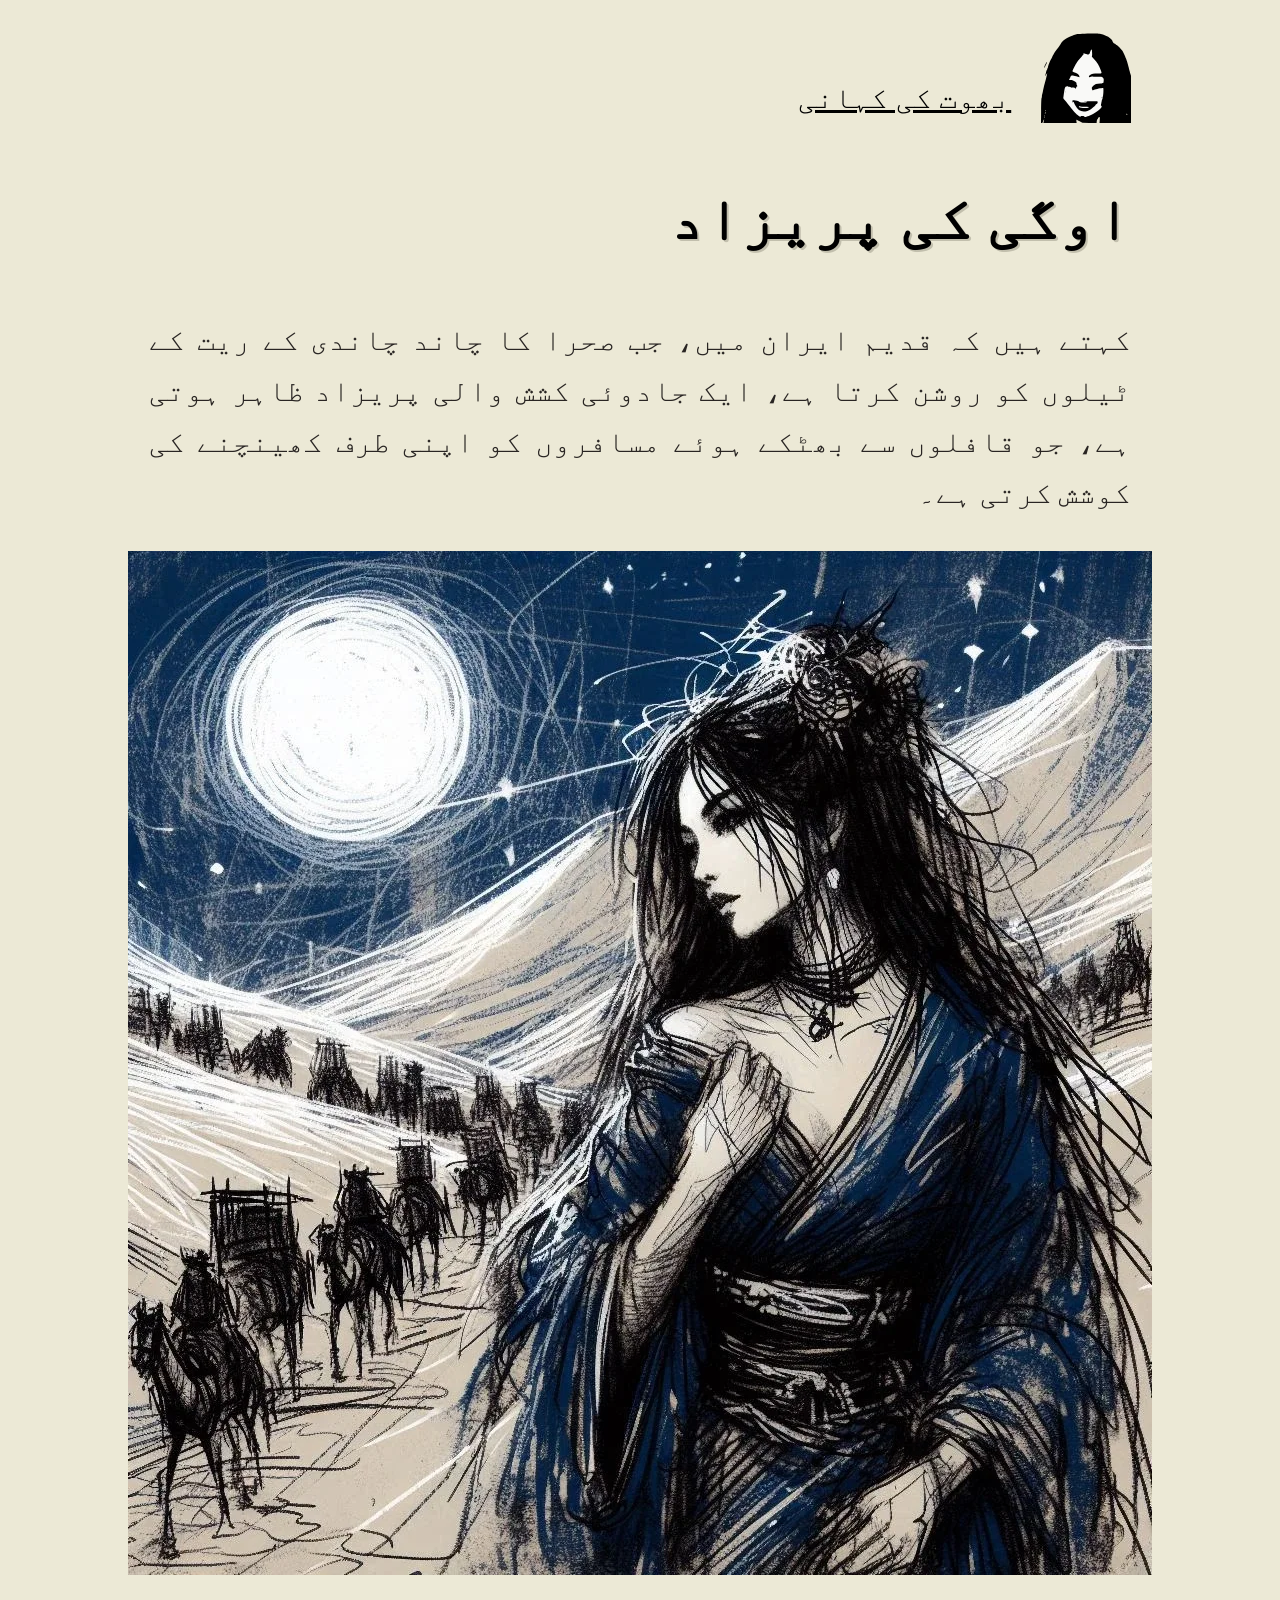
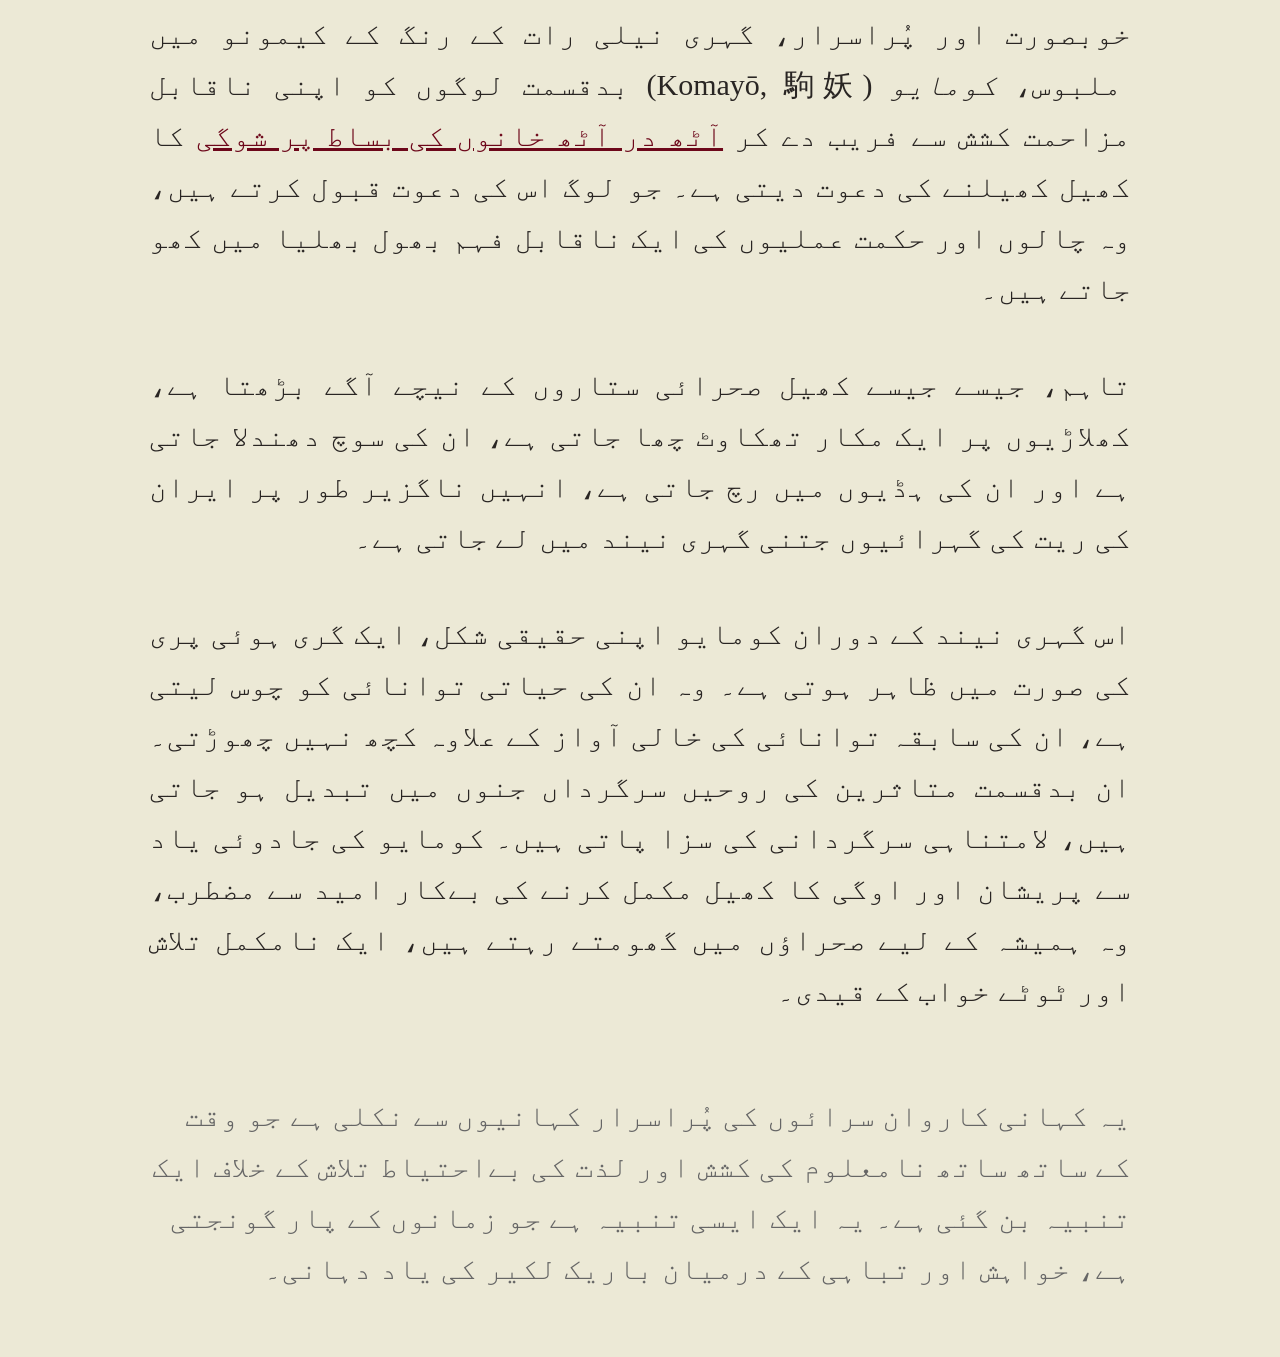
<file: index.html>
<!doctype html>
<html lang="ur" dir="rtl">
  <head>
    <title>اوگی کی پریزاد کی کہانی</title>

    <meta charset="UTF-8">

    <meta http-equiv="Content-Security-Policy" content="default-src 'self'; style-src 'self' 'unsafe-inline'">

    <meta name="viewport" content="width=device-width,initial-scale=1">
    <meta name="description" content="ایک جاپانی کیڈن کہتا ہے کہ کومایو نامی ایک یوکائی اوگی کھلاڑیوں کو راتوں رات کے کھیل میں لبھاتی ہے، اور پھر انہیں یوری میں تبدیل کر دیتی ہے۔ — Cyril Veltin">
    <meta name="robots" content="index,follow">
    <meta name="author" content="Cyril Veltin">

    <!-- License metadata -->
    <meta name="dcterms.rights" content="CC BY-SA 4.0">
    <meta name="dcterms.rightsHolder" content="Cyril Veltin">
    <link rel="license" href="https://creativecommons.org/licenses/by-sa/4.0/">

    <meta property="og:site_name" content="کومایو">
    <meta property="og:locale" content="ur_PK">
    <meta property="og:title" content="اوگی کی پریزاد کی کہانی">
    <meta property="og:description" content="ایک جاپانی کیڈن کہتا ہے کہ کومایو نامی ایک یوکائی اوگی کھلاڑیوں کو راتوں رات کے کھیل میں لبھاتی ہے، اور پھر انہیں یوری میں تبدیل کر دیتی ہے۔ — Cyril Veltin">
    <meta property="og:type" content="article">
    <meta property="og:url" content="https://ur.komayo.page/">
    <meta property="og:image" content="https://ur.komayo.page/img/mysterious-kimono-woman-desert-caravan-persian-moonlight-illustration,w_1024.webp">
    <meta property="og:image:width" content="1024">
    <meta property="og:image:height" content="1024">
    <meta property="og:image:alt" content="پراسرار کیمونو پہنے ہوئی خاتون صحرا میں ایرانی قافلے کے ساتھ چاندنی رات میں - تصویری عکاسی">
    <meta property="article:author" content="Cyril Veltin">
    <meta property="article:published_time" content="2023-06-26">
    <meta property="article:modified_time" content="2026-07-13">

    <meta name="twitter:card" content="summary_large_image">
    <meta name="twitter:title" content="اوگی کی پریزاد کی کہانی">
    <meta name="twitter:description" content="ایک جاپانی کیڈن کہتا ہے کہ کومایو نامی ایک یوکائی اوگی کھلاڑیوں کو راتوں رات کے کھیل میں لبھاتی ہے، اور پھر انہیں یوری میں تبدیل کر دیتی ہے۔ — Cyril Veltin">
    <meta name="twitter:image" content="https://ur.komayo.page/img/mysterious-kimono-woman-desert-caravan-persian-moonlight-illustration,w_1024.webp">

    <link rel="alternate" hreflang="x-default" href="https://komayo.page/">
    <link rel="alternate" hreflang="bn" href="https://bn.komayo.page/">
    <link rel="alternate" hreflang="en" href="https://en.komayo.page/">
    <link rel="alternate" hreflang="fa" href="https://fa.komayo.page/">
    <link rel="alternate" hreflang="fr" href="https://fr.komayo.page/">
    <link rel="alternate" hreflang="gu" href="https://gu.komayo.page/">
    <link rel="alternate" hreflang="hi" href="https://hi.komayo.page/">
    <link rel="alternate" hreflang="id" href="https://id.komayo.page/">
    <link rel="alternate" hreflang="ja" href="https://ja.komayo.page/">
    <link rel="alternate" hreflang="jv" href="https://jv.komayo.page/">
    <link rel="alternate" hreflang="kn" href="https://kn.komayo.page/">
    <link rel="alternate" hreflang="ko" href="https://ko.komayo.page/">
    <link rel="alternate" hreflang="lo" href="https://lo.komayo.page/">
    <link rel="alternate" hreflang="ml" href="https://ml.komayo.page/">
    <link rel="alternate" hreflang="mr" href="https://mr.komayo.page/">
    <link rel="alternate" hreflang="my" href="https://my.komayo.page/">
    <link rel="alternate" hreflang="or" href="https://or.komayo.page/">
    <link rel="alternate" hreflang="pa" href="https://pa.komayo.page/">
    <link rel="alternate" hreflang="ta" href="https://ta.komayo.page/">
    <link rel="alternate" hreflang="te" href="https://te.komayo.page/">
    <link rel="alternate" hreflang="th" href="https://th.komayo.page/">
    <link rel="alternate" hreflang="ur" href="https://ur.komayo.page/">
    <link rel="alternate" hreflang="vi" href="https://vi.komayo.page/">
    <link rel="alternate" hreflang="zh" href="https://zh.komayo.page/">

    <link rel="canonical" href="https://ur.komayo.page/">

    <link rel="icon" type="image/png" href="/favicon/favicon-96x96.png" sizes="96x96">
    <link rel="icon" type="image/svg+xml" href="/favicon/favicon.svg">
    <link rel="shortcut icon" href="/favicon.ico">
    <link rel="apple-touch-icon" sizes="180x180" href="/favicon/apple-touch-icon.png">
    <meta name="apple-mobile-web-app-title" content="کومایو">
    <link rel="manifest" href="/site.webmanifest">

    <link href="/all.css" rel="stylesheet">

    <script type="application/ld+json">
      {
        "@context": "https://schema.org",
        "@type": "ShortStory",
        "@id": "https://ur.komayo.page/",
        "url": "https://ur.komayo.page/",
        "@language": "ur",
        "hasPart": [
          {
            "@type": "Game",
            "headline": "شہزادی کا کھیل",
            "name": "کھیل",
            "@id": "https://cyrilvelt.in/games/ogi/#game",
            "url": "https://cyrilvelt.in/games/ogi/"
          }
        ],
        "keywords": [
          "کومایو",
          "یوکائی",
          "یوری",
          "اوگی",
          "کیڈن",
          "جاپانی فولکلور",
          "بھوت کہانی",
          "روایتی کھیل",
          "کیمونو",
          "ماورائی کشش"
        ],
        "timeRequired": "PT4M",
        "author": {
          "@type": "Person",
          "name": "Cyril Veltin"
        },
        "copyrightHolder": {
          "@type": "Person",
          "name": "Cyril Veltin"
        },
        "copyrightYear": "2023",
        "dateModified": "2026-07-13",
        "datePublished": "2023-06-26",
        "description": "ایک جاپانی کیڈن کہتا ہے کہ کومایو نامی ایک یوکائی اوگی کھلاڑیوں کو راتوں رات کے کھیل میں لبھاتی ہے، اور پھر انہیں یوری میں تبدیل کر دیتی ہے۔ — Cyril Veltin",
        "image": {
          "@type": "ImageObject",
          "url": "https://ur.komayo.page/img/mysterious-kimono-woman-desert-caravan-persian-moonlight-illustration,w_1024.webp",
          "width": "1024",
          "height": "1024",
          "caption": "پراسرار کیمونو پہنے ہوئی خاتون صحرا میں ایرانی قافلے کے ساتھ چاندنی رات میں - تصویری عکاسی"
        },
        "genre": [
          "کیڈن",
          "جاپانی فولکلور",
          "خیالی افسانہ"
        ],
        "inLanguage": "ur",
        "headline": "اوگی کی پریزاد",
        "name": "بھوت کی کہانی",
        "publisher": {
          "@type": "Person",
          "name": "Cyril Veltin"
        },
        "abstract": "اوگی کھلاڑیوں کو راتوں رات کے کھیل میں لبھانے والی ایک یوکائی کی جاپانی بھوت کہانی۔",
        "accessMode": ["textual", "visual"],
        "accessModeSufficient": ["textual"],
        "character": {"@type": "Thing", "@id": "https://komayo.page/#komayo", "name": "کومایو", "alternateName": ["Komayō", "駒妖"]},
        "contentLocation": "کنسائی، جاپان",
        "isAccessibleForFree": true,
        "isFamilyFriendly": true,
        "license": "https://creativecommons.org/licenses/by-sa/4.0/",
        "sdDatePublished": "2023-06-26",
        "teaches": "نامعلوم کے سامنے احتیاط اور کشش کے خطرات",
        "temporal": "معاصر دور",
        "text": "کہتے ہیں کہ جاپان میں، کنسائی کے علاقے میں، جب پورا چاند آسمان میں بلند ہوتا ہے، ایک جادوئی کشش والی مخلوق ظاہر ہوتی ہے...",
        "typicalAgeRange": "16+",
        "about": "روایتی کھیلوں سے وابستہ جاپانی فولکلور کی مخلوق",
        "accessibilityFeature": ["alternativeText", "readingOrder", "structuralNavigation"],
        "accessibilitySummary": "تصاویر کی وضاحت اور منظم نیویگیشن کے ساتھ قابل رسائی متن",
        "accountablePerson": {
          "@type": "Person",
          "name": "Cyril Veltin"
        },
        "alternativeHeadline": "اوگی کھیلنے والی کی افسانہ",
        "audience": {
          "@type": "Audience",
          "audienceType": "جاپانی فولکلور کے شائقین"
        },
        "educationalLevel": "تمام عمر کے لوگوں کے لیے",
        "educationalUse": "تفریح اور ثقافت",
        "fileFormat": "text/html",
        "interactivityType": "expositive",
        "learningResourceType": "بیانیہ",
        "pattern": "روایتی جاپانی بھوت کہانی",
        "spatialCoverage": {
          "@type": "Place",
          "name": "کنسائی کا علاقہ، جاپان"
        },
        "thumbnailUrl": "https://ur.komayo.page/img/mysterious-kimono-woman-desert-caravan-persian-moonlight-illustration,w_200.webp",
        "version": "1.0"
      }
    </script>
  </head>

  <body>
    <header>
      <a href="https://komayo.page/"><img src="/favicon/favicon.svg" alt="کومایو" width="512" height="512"></a>

      <nav aria-label="breadcrumb">
        <ol itemscope itemtype="https://schema.org/BreadcrumbList">
          <li itemprop="itemListElement" itemscope itemtype="https://schema.org/ListItem">
            <a itemscope itemtype="https://schema.org/ShortStory" itemprop="item" itemid="https://ur.komayo.page/" href="/">بھوت کی کہانی<meta itemprop="name" content="بھوت کی کہانی"></a>
            <meta itemprop="position" content="1">
          </li>
        </ol>
      </nav>
    </header>

    <main>
      <article itemscope itemtype="https://schema.org/ShortStory">
        <h1 itemprop="headline">اوگی کی پریزاد</h1>

        <p itemprop="description">
          کہتے ہیں کہ قدیم ایران میں، جب صحرا کا چاند چاندی کے ریت کے ٹیلوں کو روشن کرتا ہے، ایک جادوئی کشش والی پریزاد ظاہر ہوتی ہے، جو قافلوں سے بھٹکے ہوئے مسافروں کو اپنی طرف کھینچنے کی کوشش کرتی ہے۔
        </p>

        <picture>
          <img
            itemprop="image"
            width="1024"
            height="1024"
            sizes="(max-width: 1024px) 100vw, 1024px"
            srcset="
              img/mysterious-kimono-woman-desert-caravan-persian-moonlight-illustration,w_200.webp 200w,
              img/mysterious-kimono-woman-desert-caravan-persian-moonlight-illustration,w_328.webp 328w,
              img/mysterious-kimono-woman-desert-caravan-persian-moonlight-illustration,w_428.webp 428w,
              img/mysterious-kimono-woman-desert-caravan-persian-moonlight-illustration,w_510.webp 510w,
              img/mysterious-kimono-woman-desert-caravan-persian-moonlight-illustration,w_550.webp 550w,
              img/mysterious-kimono-woman-desert-caravan-persian-moonlight-illustration,w_610.webp 610w,
              img/mysterious-kimono-woman-desert-caravan-persian-moonlight-illustration,w_668.webp 668w,
              img/mysterious-kimono-woman-desert-caravan-persian-moonlight-illustration,w_717.webp 717w,
              img/mysterious-kimono-woman-desert-caravan-persian-moonlight-illustration,w_774.webp 774w,
              img/mysterious-kimono-woman-desert-caravan-persian-moonlight-illustration,w_827.webp 827w,
              img/mysterious-kimono-woman-desert-caravan-persian-moonlight-illustration,w_872.webp 872w,
              img/mysterious-kimono-woman-desert-caravan-persian-moonlight-illustration,w_867.webp 867w,
              img/mysterious-kimono-woman-desert-caravan-persian-moonlight-illustration,w_964.webp 964w,
              img/mysterious-kimono-woman-desert-caravan-persian-moonlight-illustration,w_1014.webp 1014w,
              img/mysterious-kimono-woman-desert-caravan-persian-moonlight-illustration,w_984.webp 984w,
              img/mysterious-kimono-woman-desert-caravan-persian-moonlight-illustration,w_1024.webp 1024w"
            src="img/mysterious-kimono-woman-desert-caravan-persian-moonlight-illustration,w_1024.webp"
            alt="پراسرار کیمونو پہنے ہوئی خاتون صحرا میں ایرانی قافلے کے ساتھ چاندنی رات میں - تصویری عکاسی"
          >
        </picture>

        <p>
          خوبصورت اور پُراسرار، گہری نیلی رات کے رنگ کے کیمونو میں ملبوس، <cite itemprop="character">کومایو</cite> <bdi>(Komayō, 駒妖)</bdi> بدقسمت لوگوں کو اپنی ناقابل مزاحمت کشش سے فریب دے کر
          <a href="https://cyrilvelt.in/games/ogi/" hreflang="en" itemprop="mentions" itemscope itemtype="https://schema.org/Game" rel="external">آٹھ در آٹھ خانوں کی بساط پر شوگی<meta itemprop="name" content="اوگی"></a>
          کا کھیل کھیلنے کی دعوت دیتی ہے۔ جو لوگ اس کی دعوت قبول کرتے ہیں، وہ چالوں اور حکمت عملیوں کی ایک ناقابل فہم بھول بھلیا میں کھو جاتے ہیں۔
        </p>

        <p>
          تاہم، جیسے جیسے کھیل صحرائی ستاروں کے نیچے آگے بڑھتا ہے، کھلاڑیوں پر ایک مکار تھکاوٹ چھا جاتی ہے، ان کی سوچ دھندلا جاتی ہے اور ان کی ہڈیوں میں رچ جاتی ہے، انہیں ناگزیر طور پر ایران کی ریت کی گہرائیوں جتنی گہری نیند میں لے جاتی ہے۔
        </p>

        <p>
          اس گہری نیند کے دوران کومایو اپنی حقیقی شکل، ایک گری ہوئی پری کی صورت میں ظاہر ہوتی ہے۔ وہ ان کی حیاتی توانائی کو چوس لیتی ہے، ان کی سابقہ توانائی کی خالی آواز کے علاوہ کچھ نہیں چھوڑتی۔ ان بدقسمت متاثرین کی روحیں سرگرداں جنوں میں تبدیل ہو جاتی ہیں، لامتناہی سرگردانی کی سزا پاتی ہیں۔ کومایو کی جادوئی یاد سے پریشان اور اوگی کا کھیل مکمل کرنے کی بےکار امید سے مضطرب، وہ ہمیشہ کے لیے صحراؤں میں گھومتے رہتے ہیں، ایک نامکمل تلاش اور ٹوٹے خواب کے قیدی۔
        </p>
      </article>
    </main>

    <footer>
      <p>
        یہ کہانی کاروان سرائوں کی پُراسرار کہانیوں سے نکلی ہے جو وقت کے ساتھ ساتھ نامعلوم کی کشش اور لذت کی بےاحتیاط تلاش کے خلاف ایک تنبیہ بن گئی ہے۔ یہ ایک ایسی تنبیہ ہے جو زمانوں کے پار گونجتی ہے، خواہش اور تباہی کے درمیان باریک لکیر کی یاد دہانی۔
      </p>
    </footer>
  </body>
</html>
</file>
<file: all.css>
@charset "UTF-8";

@media (orientation: landscape) {
  html {
    --content-size: 100vh;
  }
}

@media (orientation: portrait) {
  html {
    --content-size: 100vw;
  }
}

html {
  --color-background: #ece9d6;
  --color-text: #292523;
  --color-title: #000;
  --color-link: #6d071a;
  --color-text-cite: #57083d;
  --color-text-subtle: #666;
  --color-shadow: #c2bfad;

  --font-family-body: "Baskerville",
                      "Libre Baskerville",
                      "Baskerville Old Face",
                      "New Baskerville",
                      "Century Schoolbook",
                      ui-serif,
                      serif;

  --font-family-title: "Didot",
                      "Didot LT Std",
                      "Bodoni MT",
                      "Bodoni 72",
                      "Modern No. 20",
                      "GFS Didot",
                      serif;

  --font-family-quote: "Palatino",
                      "Palatino Linotype",
                      "Book Antiqua",
                      "Iowan Old Style",
                      "Optima",
                      serif;

  --font-family-dialogue: "Scala Sans Pro",
                        "Gill Sans",
                        "Gill Sans MT",
                        "Avenir",
                        "Futura",
                        sans-serif;

  --font-size-1: calc(var(--content-size)/15);
  --font-size-2: calc(var(--content-size)/20);
  --font-size-3: calc(var(--content-size)/25);
  --font-size-4: calc(var(--content-size)/30);

  --side-padding: calc(1vw + 8px);

  margin: 0;
  padding: 0;

  font-size: var(--font-size-4);
}

h1 {
  font-size: var(--font-size-1);
}

h2 {
  font-size: var(--font-size-2);
}

h3 {
  font-size: var(--font-size-3);
}

body {
  background-color: var(--color-background);
  color: var(--color-text);
  font-family: var(--font-family-body);
  line-height: 1.7;
  max-width: 1024px;
  margin: 0 auto;
  padding: var(--side-padding) 0;
  overflow-x: hidden;
}

small,
aside,
[aria-label="breadcrumb"],
footer {
  color: var(--color-text-subtle);
}

blockquote,
html > *,
body > main,
body > main > * {
  display: flex;
  flex-flow: column;
  row-gap: var(--side-padding);
}

html[dir="ltr"] blockquote > * {
  margin: 0 0 0 var(--side-padding);
  padding: 0 0 0 var(--side-padding);
  border-left: thin solid var(--color-shadow);
}

html[dir="rtl"] blockquote > * {
  margin: 0 var(--side-padding) 0 0;
  padding: 0 var(--side-padding) 0 0;
  border-right: thin solid var(--color-shadow);
}

html[dir="rtl"] header img {
  transform: scaleX(-1);
}

body > header {
  /* Enable flexbox layout */
  display: flex;

  /* Handle RTL/LTR automatically based on dir attribute */
  flex-direction: row;

  /* Align items vertically */
  align-items: flex-end;

  /* Allow items to wrap if needed */
  flex-wrap: nowrap;

  margin: 0;
  padding: 0;
}

body > header a {
  color: var(--color-title);
}

/* Make the image square while maintaining aspect ratio */
body > header img {
  /* Ensure image maintains aspect ratio */
  object-fit: contain;

  /* Prevent image from shrinking */
  flex-shrink: 0;

  display: block;
  height: 3em;
  width: auto;
}

/* Allow nav to take remaining space */
body > header nav[aria-label="breadcrumb"] {
  flex: 1;

  /* Add some spacing between image and nav */
  margin-inline-start: 1rem;
}

body > header > nav[aria-label="breadcrumb"] ol {
  list-style: none;
  margin: 0;
  padding: 0;
}

body > header > nav[aria-label="breadcrumb"] ol li {
  display: inline;
  font-weight: lighter;
}

body > header > nav[aria-label="breadcrumb"] ol li:not(:last-child)::after {
  content: " \00BB"; /* Unicode for &raquo; */
  margin: 0 5px;
}

body > main > article li,
body > main > article dd {
  margin-inline: 2em;
}

body > main > nav li {
  margin-inline: var(--side-padding);
}

body > *:not(main),
body > main > * > *:not(picture) {
  margin: 0;
  padding: 0.4em var(--side-padding);
}

body > main > article > picture > img {
  margin: auto;
  display: block;
  max-width: 100%;
  height: auto;
}

body > main > * blockquote,
body > main > * ol,
body > main > * ul {
  margin: 0;
  padding: 0;
}

body > main > article p {
  text-align: justify;
}

h1,
h2,
h3 {
  color: var(--color-title);
  font-family: var(--font-family-title);
  line-height: 1.3;
  text-shadow: .03em .03em var(--color-shadow);
}

a {
  color: var(--color-link);
}

blockquote {
  font-family: var(--font-family-quote);
  color: var(--color-text-subtle);
  font-weight: lighter;
}

q {
  font-family: var(--font-family-dialogue);
  color: var(--color-text-cite);
}

:lang(fr) q::before {
    content: "« ";
    margin-right: 0.1em;
}

:lang(fr) q::after {
    content: " »";
    margin-left: 0.1em;
}

:lang(en) q::before {
    content: "\201C"; /* Unicode for " */
}

:lang(en) q::after {
    content: "\201D"; /* Unicode for " */
}

:lang(th) q::before {
    content: "\201C"; /* Unicode for " */
}

:lang(th) q::after {
    content: "\201D"; /* Unicode for " */
}

:lang(zh) q::before {
    content: "「";
}

:lang(zh) q::after {
    content: "」";
}

:lang(ja) q::before {
    content: "「";
}

:lang(ja) q::after {
    content: "」";
}

:lang(fr) q q::before {
    content: "‹ ";
}

:lang(fr) q q::after {
    content: " ›";
}

:lang(en) q q::before {
    content: "\2018"; /* Unicode for ' */
}

:lang(en) q q::after {
    content: "\2019"; /* Unicode for ' */
}

:lang(zh) q q::before,
:lang(ja) q q::before {
    content: "『";
}

:lang(zh) q q::after,
:lang(ja) q q::after {
    content: "』";
}
</file>
